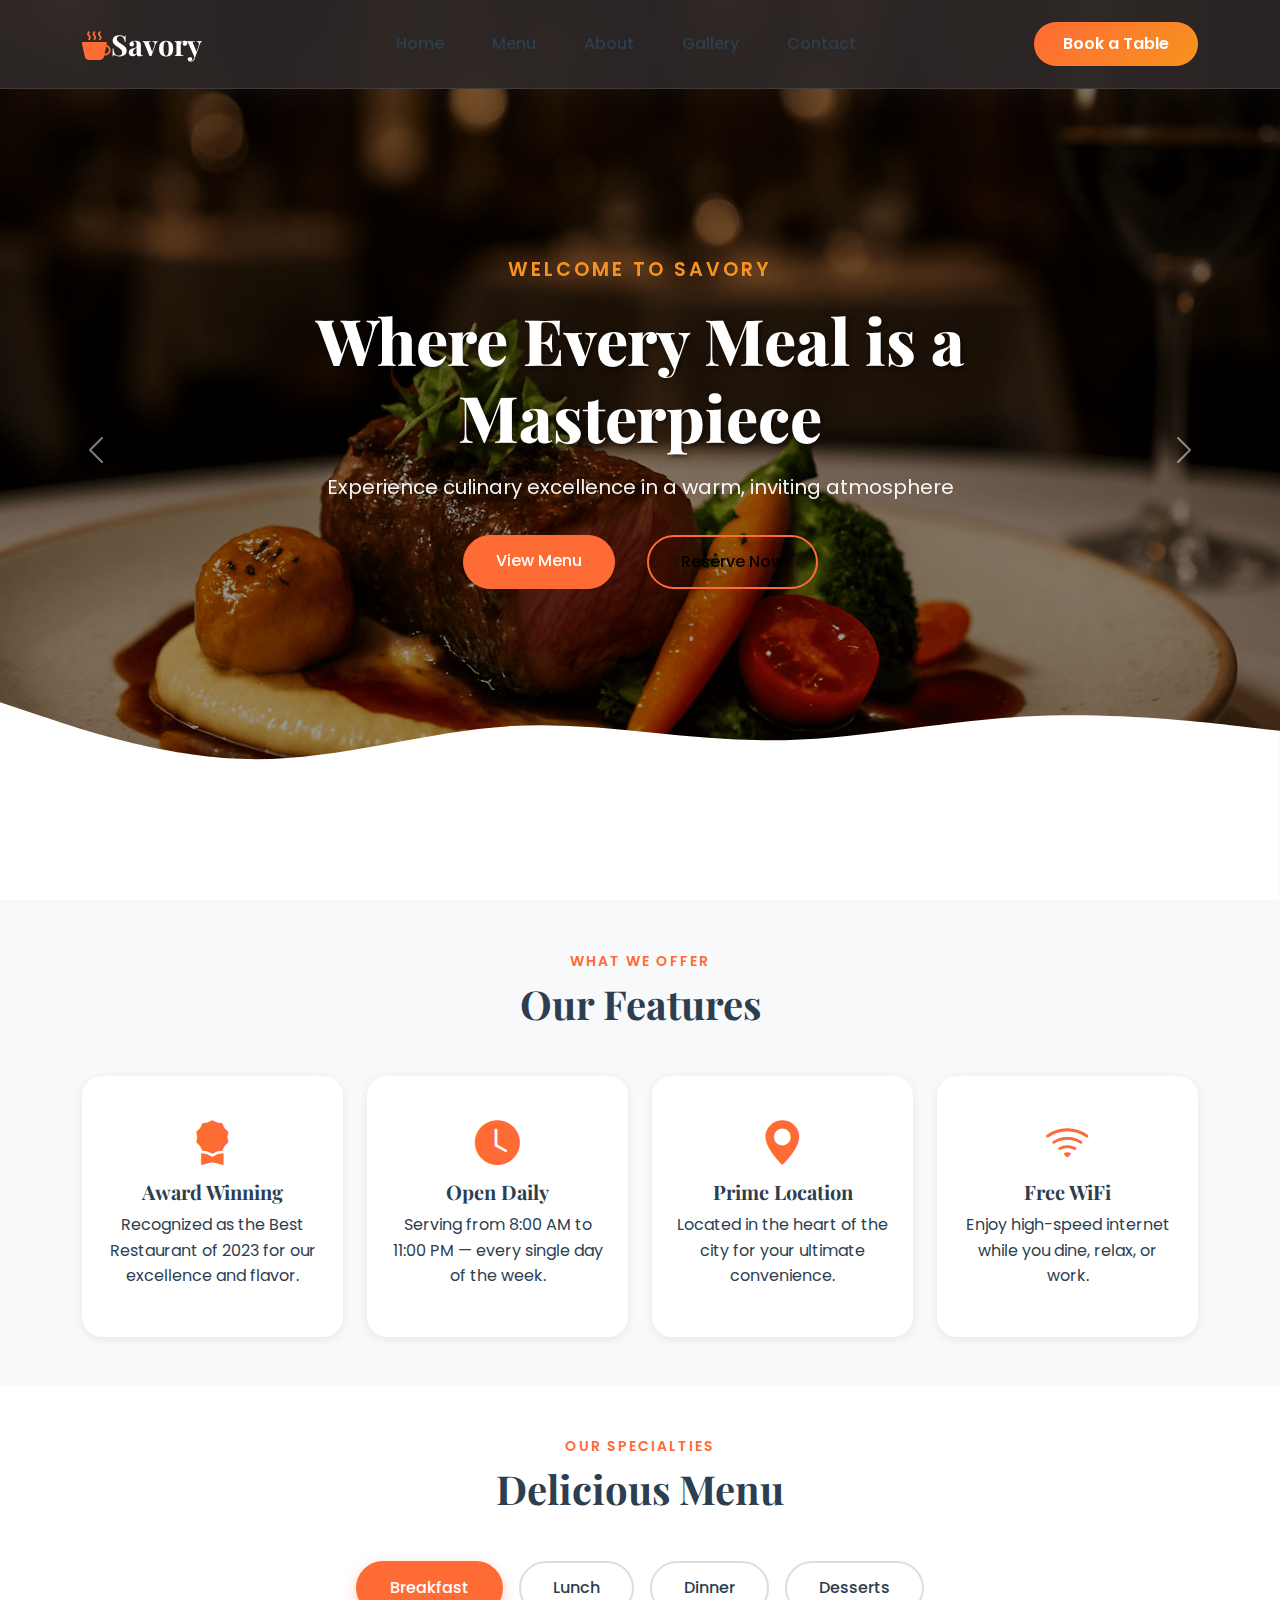
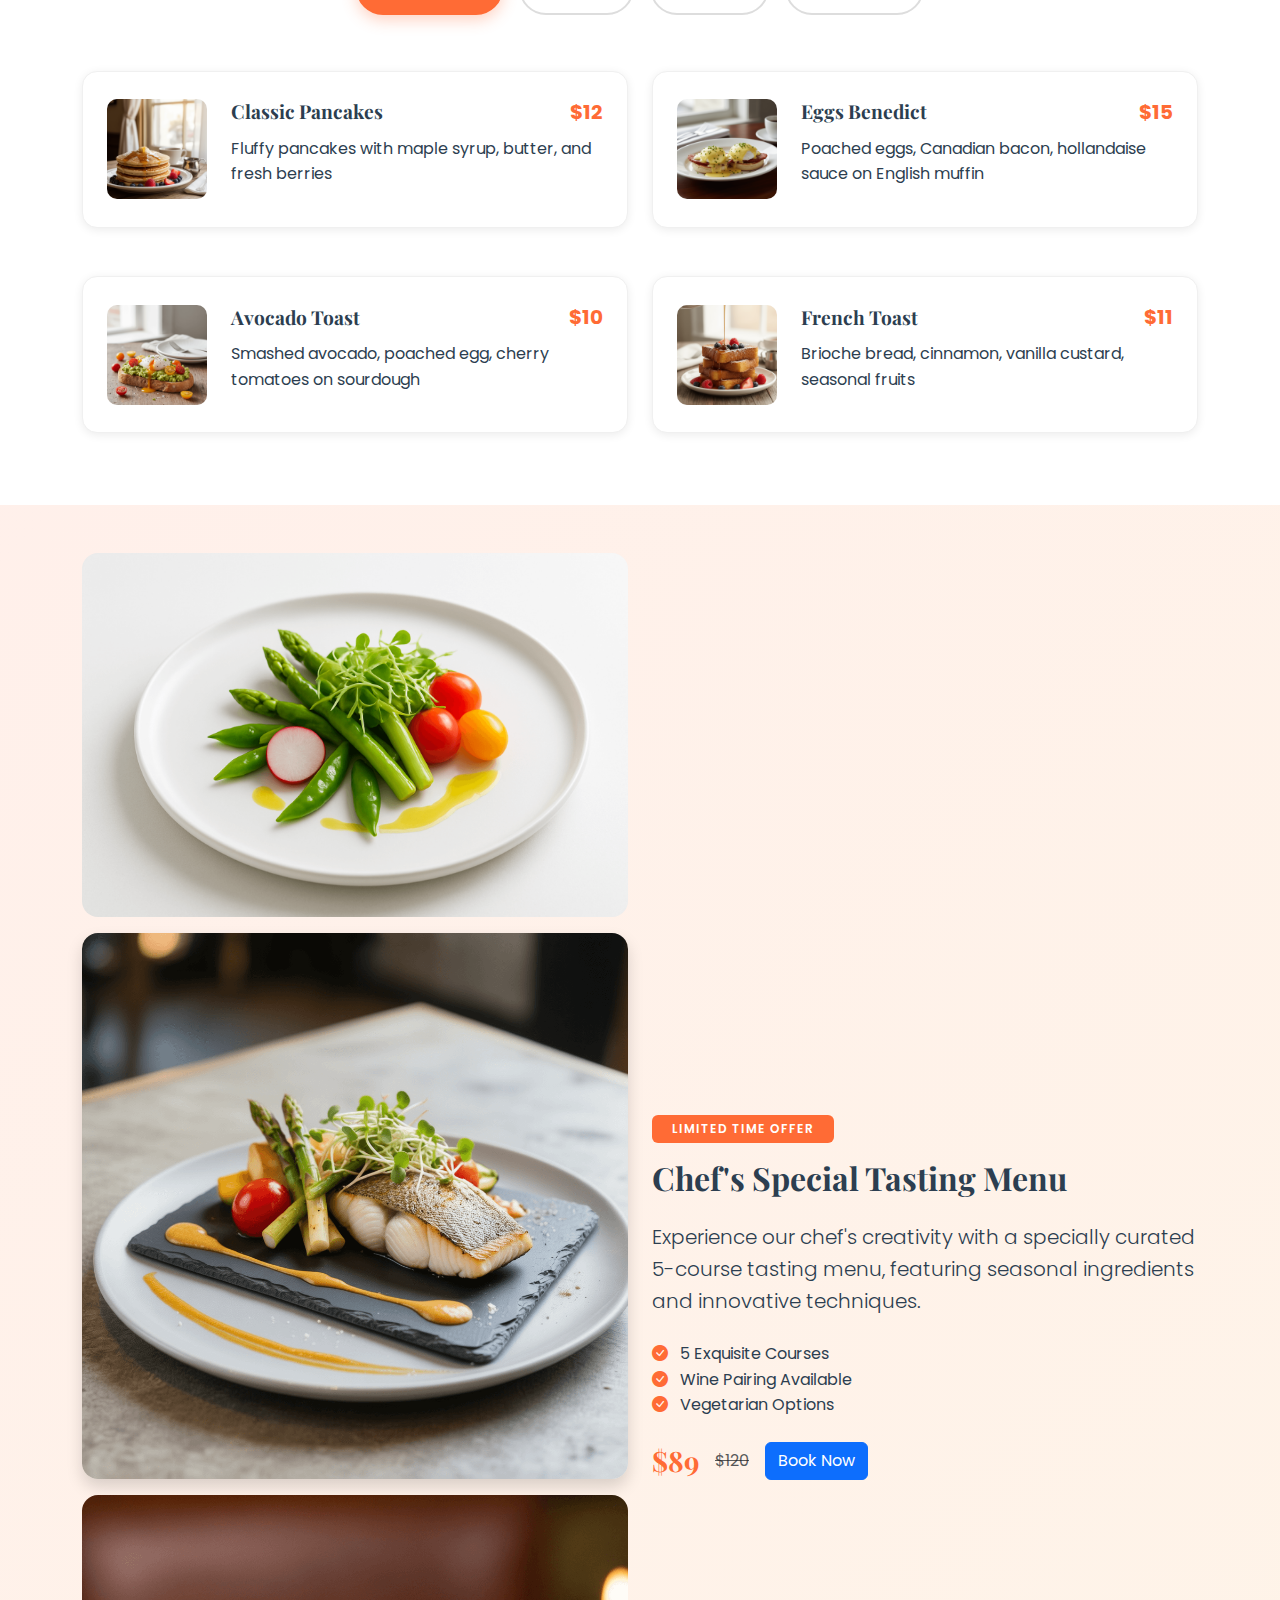
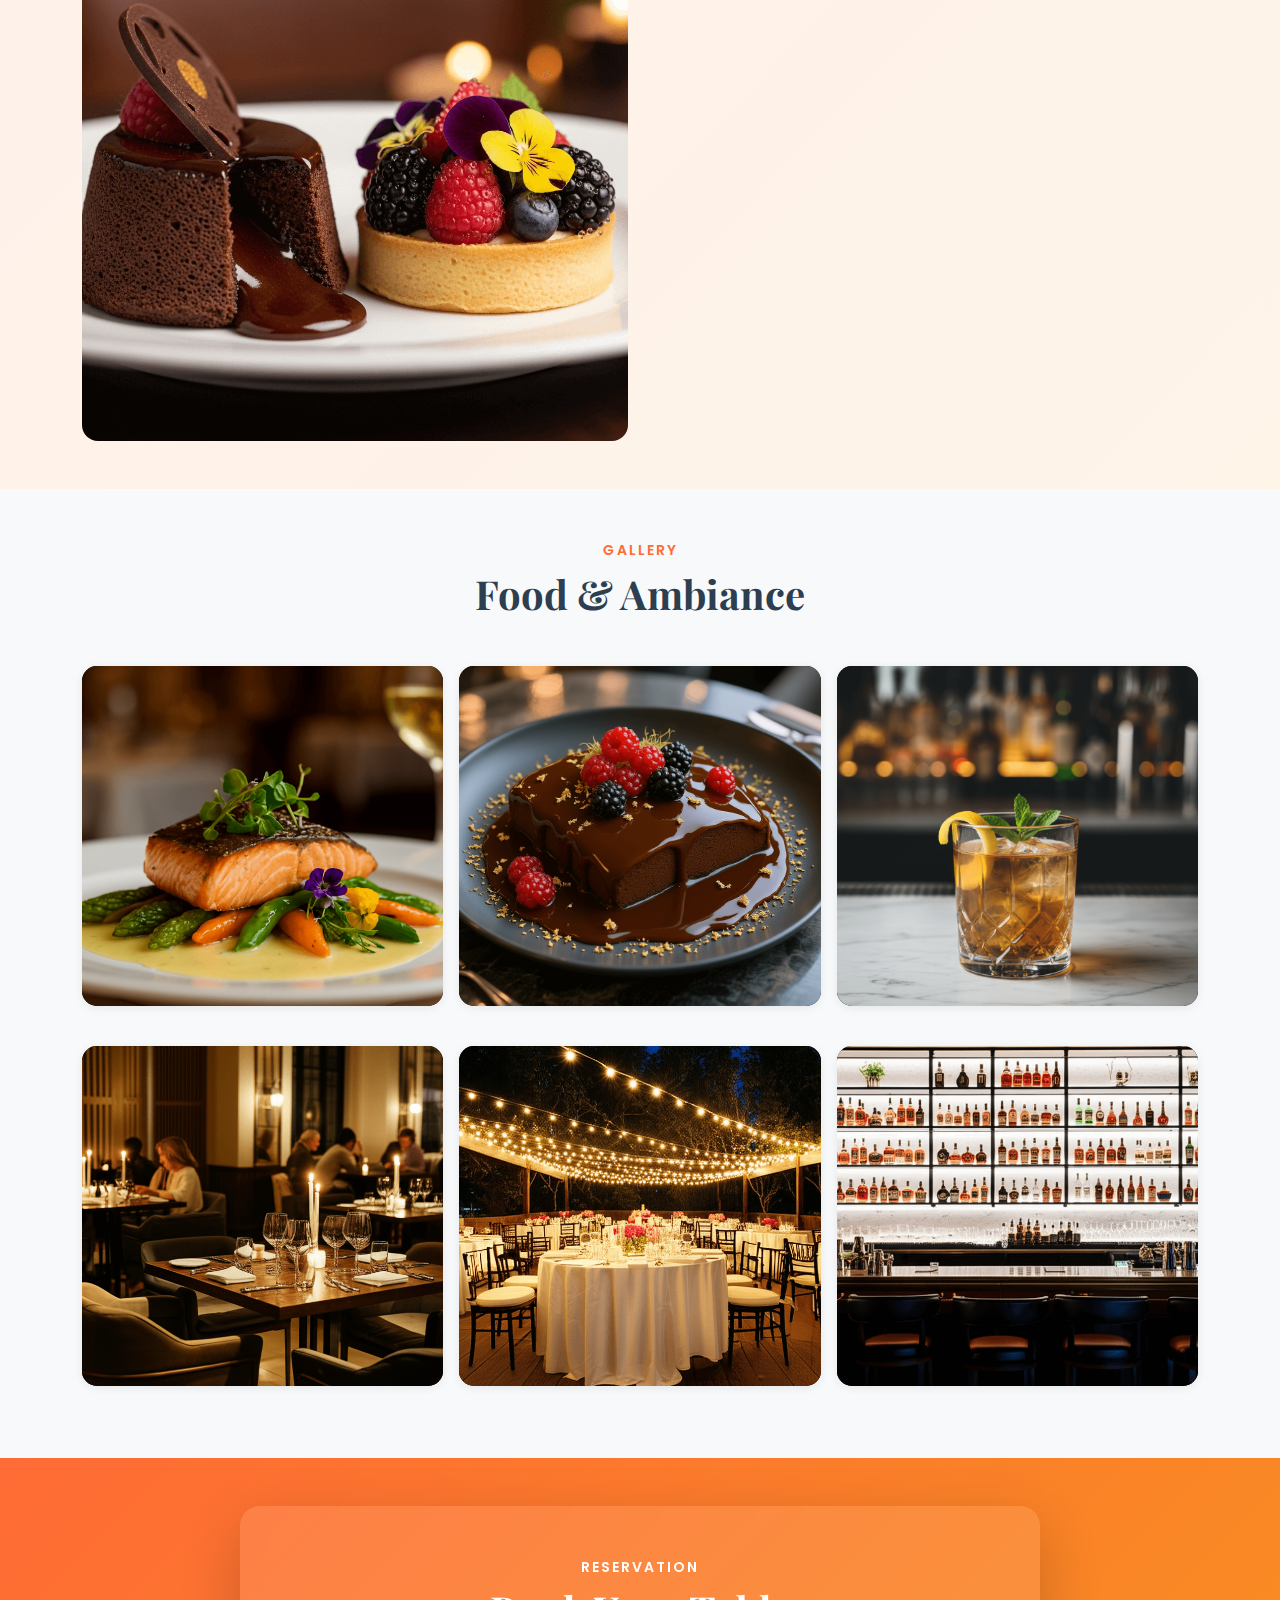
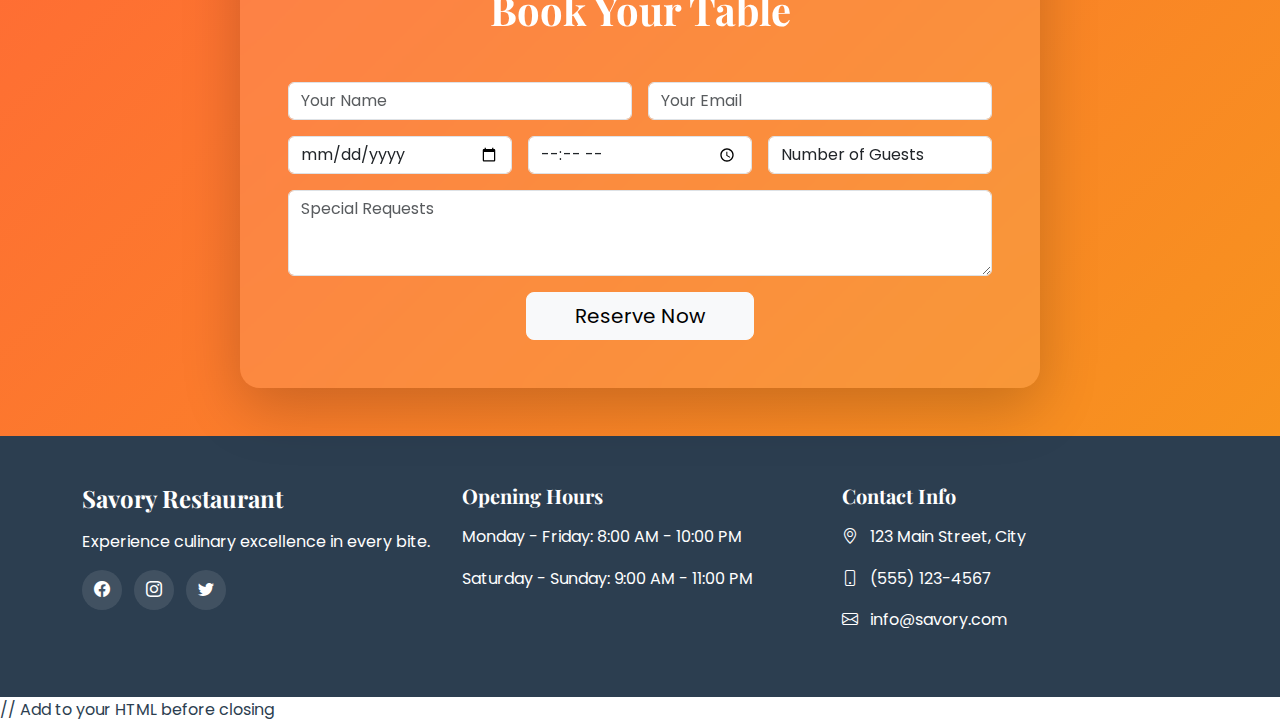
<file: index.html>
<!DOCTYPE html>
<html lang="en">
<head>
    <meta charset="UTF-8">
    <meta name="viewport" content="width=device-width, initial-scale=1.0">
    <title>Savory - Restaurant & Café</title>

    <!-- Bootstrap JS and Popper.js -->
<script src="https://cdn.jsdelivr.net/npm/@popperjs/core@2.11.6/dist/umd/popper.min.js"></script>
<script src="https://cdn.jsdelivr.net/npm/bootstrap@5.3.0-alpha1/dist/js/bootstrap.min.js"></script>

    
    <!-- Bootstrap 5 CSS -->
    <link href="https://cdn.jsdelivr.net/npm/bootstrap@5.3.0/dist/css/bootstrap.min.css" rel="stylesheet">
    
    <!-- Bootstrap Icons -->
    <link rel="stylesheet" href="https://cdn.jsdelivr.net/npm/bootstrap-icons@1.11.0/font/bootstrap-icons.css">
    
    <!-- Google Fonts -->
    <link href="https://fonts.googleapis.com/css2?family=Playfair+Display:wght@400;700&family=Poppins:wght@300;400;500;600;700&display=swap" rel="stylesheet">
    
    <!-- Custom CSS -->
    <link rel="stylesheet" href="style.css">
</head>
<body>

    <!-- Navigation -->
    <nav class="navbar navbar-expand-lg fixed-top" id="mainNav">
        <div class="container">
            <a class="navbar-brand" href="#home">
                <i class="bi bi-cup-hot-fill text-primary"></i>
                Savory
            </a>
            <button class="navbar-toggler" type="button" data-bs-toggle="collapse" data-bs-target="#navbarNav">
                <span class="navbar-toggler-icon"></span>
            </button>
            <div class="collapse navbar-collapse" id="navbarNav">
                <ul class="navbar-nav mx-auto">
                    <li class="nav-item"><a class="nav-link" href="#home">Home</a></li>
                    <li class="nav-item"><a class="nav-link" href="#menu">Menu</a></li>
                    <li class="nav-item"><a class="nav-link" href="#about">About</a></li>
                    <li class="nav-item"><a class="nav-link" href="#gallery">Gallery</a></li>
                    <li class="nav-item"><a class="nav-link" href="#contact">Contact</a></li>
                </ul>
                <a href="#reservation" class="btn btn-primary btn-reservation">Book a Table</a>
            </div>
        </div>
    </nav>

    <!-- Hero Section -->
<section id="home" class="hero-section">
    <div id="heroCarousel" class="carousel slide" data-bs-ride="carousel" data-bs-interval="4000">

        <!-- Carousel Indicators -->
        <div class="carousel-indicators">
            <button type="button" data-bs-target="#heroCarousel" data-bs-slide-to="0" class="active" aria-current="true" aria-label="Slide 1"></button>
            <button type="button" data-bs-target="#heroCarousel" data-bs-slide-to="1" aria-label="Slide 2"></button>
            <button type="button" data-bs-target="#heroCarousel" data-bs-slide-to="2" aria-label="Slide 3"></button>
        </div>

        <!-- Carousel Inner (Slides) -->
        <div class="carousel-inner">
            <!-- First Slide -->
            <div class="carousel-item active">
                <img src="images/slide1.jpg" class="d-block w-100" alt="Premium Image 1">
                <div class="carousel-caption d-none d-md-block">
                    <p class="hero-subtitle">Welcome to Savory</p>
                    <h1 class="hero-title">Where Every Meal is a Masterpiece</h1>
                    <p class="hero-description">Experience culinary excellence in a warm, inviting atmosphere</p>
                    <div class="hero-buttons">
                        <a href="#menu" class="btn btn-primary btn-lg me-3 rounded-pill">View Menu</a>
                        <a href="#reservation" class="btn btn-outline-light btn-lg rounded-pill">Reserve Now</a>
                    </div>
                </div>
            </div>

            <!-- Second Slide -->
            <div class="carousel-item">
                <img src="images/slide2.jpg" class="d-block w-100" alt="Premium Image 2">
                <div class="carousel-caption d-none d-md-block">
                    <p class="hero-subtitle">Indulge in Flavors</p>
                    <h1 class="hero-title">Taste the Art of Culinary Perfection</h1>
                    <p class="hero-description">Savor every moment with every bite</p>
                    <div class="hero-buttons">
                        <a href="#menu" class="btn btn-primary btn-lg me-3 rounded-pill">View Menu</a>
                        <a href="#reservation" class="btn btn-outline-light btn-lg rounded-pill">Reserve Now</a>
                    </div>
                </div>
            </div>

            <!-- Third Slide -->
            <div class="carousel-item">
                <img src="images/slide3.jpg" class="d-block w-100" alt="Premium Image 3">
                <div class="carousel-caption d-none d-md-block">
                    <p class="hero-subtitle">Unforgettable Moments</p>
                    <h1 class="hero-title">A Dining Experience Like No Other</h1>
                    <p class="hero-description">Join us for a memorable culinary journey</p>
                    <div class="hero-buttons">
                        <a href="#menu" class="btn btn-primary btn-lg me-3 rounded-pill">View Menu</a>
                        <a href="#reservation" class="btn btn-outline-light btn-lg rounded-pill">Reserve Now</a>
                    </div>
                </div>
            </div>
        </div>

        <!-- Carousel Controls (Next/Previous) -->
        <button class="carousel-control-prev" type="button" data-bs-target="#heroCarousel" data-bs-slide="prev">
            <span class="carousel-control-prev-icon" aria-hidden="true"></span>
            <span class="visually-hidden">Previous</span>
        </button>
        <button class="carousel-control-next" type="button" data-bs-target="#heroCarousel" data-bs-slide="next">
            <span class="carousel-control-next-icon" aria-hidden="true"></span>
            <span class="visually-hidden">Next</span>
        </button>
    </div>

    <!-- Wave at the bottom -->
    <div class="hero-wave">
        <svg xmlns="http://www.w3.org/2000/svg" viewBox="0 0 1440 320">
            <path fill="#ffffff" fill-opacity="1" d="M0,96L48,112C96,128,192,160,288,160C384,160,480,128,576,122.7C672,117,768,139,864,138.7C960,139,1056,117,1152,112C1248,107,1344,117,1392,122.7L1440,128L1440,320L1392,320C1344,320,1248,320,1152,320C1056,320,960,320,864,320C768,320,672,320,576,320C480,320,384,320,288,320C192,320,96,320,48,320L0,320Z"></path>
        </svg>
    </div>
</section>



  <!-- Features Section -->
<section class="features-section py-5" id="features">
  <div class="container">
    <!-- Section Heading -->
    <div class="text-center mb-5">
      <span class="section-subtitle">What We Offer</span>
      <h2 class="section-title">Our Features</h2>
    </div>

    <!-- Features Grid -->
    <div class="row g-4">
      <div class="col-md-3 text-center">
        <div class="feature-box">
          <i class="bi bi-award-fill"></i>
          <h5>Award Winning</h5>
          <p>Recognized as the Best Restaurant of 2023 for our excellence and flavor.</p>
        </div>
      </div>
      <div class="col-md-3 text-center">
        <div class="feature-box">
          <i class="bi bi-clock-fill"></i>
          <h5>Open Daily</h5>
          <p>Serving from 8:00 AM to 11:00 PM — every single day of the week.</p>
        </div>
      </div>
      <div class="col-md-3 text-center">
        <div class="feature-box">
          <i class="bi bi-geo-alt-fill"></i>
          <h5>Prime Location</h5>
          <p>Located in the heart of the city for your ultimate convenience.</p>
        </div>
      </div>
      <div class="col-md-3 text-center">
        <div class="feature-box">
          <i class="bi bi-wifi"></i>
          <h5>Free WiFi</h5>
          <p>Enjoy high-speed internet while you dine, relax, or work.</p>
        </div>
      </div>
    </div>
  </div>
</section>



    <!-- Menu Section -->
<section id="menu" class="menu-section py-5">
    <div class="container">
        <div class="text-center mb-5">
            <span class="section-subtitle">Our Specialties</span>
            <h2 class="section-title">Delicious Menu</h2>
        </div>

        <!-- Menu Tabs -->
        <ul class="nav nav-pills justify-content-center mb-5" id="menuTabs">
            <li class="nav-item">
                <a class="nav-link active" data-bs-toggle="pill" href="#breakfast">Breakfast</a>
            </li>
            <li class="nav-item">
                <a class="nav-link" data-bs-toggle="pill" href="#lunch">Lunch</a>
            </li>
            <li class="nav-item">
                <a class="nav-link" data-bs-toggle="pill" href="#dinner">Dinner</a>
            </li>
            <li class="nav-item">
                <a class="nav-link" data-bs-toggle="pill" href="#desserts">Desserts</a>
            </li>
        </ul>

        <!-- Menu Content -->
        <div class="tab-content">

            <!-- BREAKFAST -->
            <div class="tab-pane fade show active" id="breakfast">
                <div class="row g-4">
                    <div class="col-lg-6">
                        <div class="menu-item">
                            <img src="images/breakfast/pancakes.jpg" alt="Classic Pancakes" class="menu-item-img">
                            <div class="menu-item-content">
                                <div class="menu-item-header">
                                    <h5>Classic Pancakes</h5>
                                    <span class="menu-price">$12</span>
                                </div>
                                <p>Fluffy pancakes with maple syrup, butter, and fresh berries</p>
                            </div>
                        </div>
                    </div>
                    <div class="col-lg-6">
                        <div class="menu-item">
                            <img src="images/breakfast/eggs-benedict.jpg" alt="Eggs Benedict" class="menu-item-img">
                            <div class="menu-item-content">
                                <div class="menu-item-header">
                                    <h5>Eggs Benedict</h5>
                                    <span class="menu-price">$15</span>
                                </div>
                                <p>Poached eggs, Canadian bacon, hollandaise sauce on English muffin</p>
                            </div>
                        </div>
                    </div>
                    <div class="col-lg-6">
                        <div class="menu-item">
                            <img src="images/breakfast/avocado-toast.jpg" alt="Avocado Toast" class="menu-item-img">
                            <div class="menu-item-content">
                                <div class="menu-item-header">
                                    <h5>Avocado Toast</h5>
                                    <span class="menu-price">$10</span>
                                </div>
                                <p>Smashed avocado, poached egg, cherry tomatoes on sourdough</p>
                            </div>
                        </div>
                    </div>
                    <div class="col-lg-6">
                        <div class="menu-item">
                            <img src="images/breakfast/french-toast.jpg" alt="French Toast" class="menu-item-img">
                            <div class="menu-item-content">
                                <div class="menu-item-header">
                                    <h5>French Toast</h5>
                                    <span class="menu-price">$11</span>
                                </div>
                                <p>Brioche bread, cinnamon, vanilla custard, seasonal fruits</p>
                            </div>
                        </div>
                    </div>
                </div>
            </div>

            <!-- LUNCH -->
            <div class="tab-pane fade" id="lunch">
                <div class="row g-4">
                    <div class="col-lg-6">
                        <div class="menu-item">
                            <img src="images/lunch/grilled-chicken.jpg" alt="Grilled Chicken" class="menu-item-img">
                            <div class="menu-item-content">
                                <div class="menu-item-header">
                                    <h5>Grilled Chicken Bowl</h5>
                                    <span class="menu-price">$16</span>
                                </div>
                                <p>Juicy grilled chicken with roasted vegetables and garlic yogurt sauce</p>
                            </div>
                        </div>
                    </div>
                    <div class="col-lg-6">
                        <div class="menu-item">
                            <img src="images/lunch/steak-salad.jpg" alt="Steak Salad" class="menu-item-img">
                            <div class="menu-item-content">
                                <div class="menu-item-header">
                                    <h5>Steak Salad</h5>
                                    <span class="menu-price">$18</span>
                                </div>
                                <p>Seared sirloin, mixed greens, blue cheese, and balsamic reduction</p>
                            </div>
                        </div>
                    </div>
                    <div class="col-lg-6">
                        <div class="menu-item">
                            <img src="images/lunch/chicken-burger.jpg" alt="Chicken Burger" class="menu-item-img">
                            <div class="menu-item-content">
                                <div class="menu-item-header">
                                    <h5>Chicken Burger</h5>
                                    <span class="menu-price">$14</span>
                                </div>
                                <p>Grilled chicken breast, lettuce, tomato, and chipotle aioli on brioche</p>
                            </div>
                        </div>
                    </div>
                    <div class="col-lg-6">
                        <div class="menu-item">
                            <img src="images/lunch/pasta-primavera.jpg" alt="Pasta Primavera" class="menu-item-img">
                            <div class="menu-item-content">
                                <div class="menu-item-header">
                                    <h5>Pasta Primavera</h5>
                                    <span class="menu-price">$17</span>
                                </div>
                                <p>Seasonal vegetables tossed with penne pasta in a light olive sauce</p>
                            </div>
                        </div>
                    </div>
                </div>
            </div>

            <!-- DINNER -->
            <div class="tab-pane fade" id="dinner">
                <div class="row g-4">
                    <div class="col-lg-6">
                        <div class="menu-item">
                            <img src="images/dinner/salmon.jpg" alt="Salmon" class="menu-item-img">
                            <div class="menu-item-content">
                                <div class="menu-item-header">
                                    <h5>Seared Salmon</h5>
                                    <span class="menu-price">$22</span>
                                </div>
                                <p>Pan-seared Atlantic salmon with lemon butter and grilled asparagus</p>
                            </div>
                        </div>
                    </div>
                    <div class="col-lg-6">
                        <div class="menu-item">
                            <img src="images/dinner/truffle-pasta.jpg" alt="Truffle Pasta" class="menu-item-img">
                            <div class="menu-item-content">
                                <div class="menu-item-header">
                                    <h5>Truffle Pasta</h5>
                                    <span class="menu-price">$20</span>
                                </div>
                                <p>Homemade tagliatelle tossed in creamy truffle sauce and parmesan</p>
                            </div>
                        </div>
                    </div>
                    <div class="col-lg-6">
                        <div class="menu-item">
                            <img src="images/dinner/risotto.jpg" alt="Lamb Chops" class="menu-item-img">
                            <div class="menu-item-content">
                                <div class="menu-item-header">
                                    <h5>Herb-Crusted Lamb Chops</h5>
                                    <span class="menu-price">$28</span>
                                </div>
                                <p>Served with mashed potatoes, mint sauce, and roasted vegetables</p>
                            </div>
                        </div>
                    </div>
                    <div class="col-lg-6">
                        <div class="menu-item">
                            <img src="images/dinner/risotto.jpg" alt="Risotto" class="menu-item-img">
                            <div class="menu-item-content">
                                <div class="menu-item-header">
                                    <h5>Mushroom Risotto</h5>
                                    <span class="menu-price">$19</span>
                                </div>
                                <p>Creamy risotto cooked with porcini mushrooms and truffle oil</p>
                            </div>
                        </div>
                    </div>
                </div>
            </div>

            <!-- DESSERTS -->
            <div class="tab-pane fade" id="desserts">
                <div class="row g-4">
                    <div class="col-lg-6">
                        <div class="menu-item">
                            <img src="images/desserts/cheesecake.jpg" alt="Cheesecake" class="menu-item-img">
                            <div class="menu-item-content">
                                <div class="menu-item-header">
                                    <h5>New York Cheesecake</h5>
                                    <span class="menu-price">$9</span>
                                </div>
                                <p>Creamy cheesecake with graham crust and strawberry drizzle</p>
                            </div>
                        </div>
                    </div>
                    <div class="col-lg-6">
                        <div class="menu-item">
                            <img src="images/desserts/tiramisu.jpg" alt="Tiramisu" class="menu-item-img">
                            <div class="menu-item-content">
                                <div class="menu-item-header">
                                    <h5>Tiramisu</h5>
                                    <span class="menu-price">$10</span>
                                </div>
                                <p>Classic Italian dessert with espresso-soaked ladyfingers and mascarpone</p>
                            </div>
                        </div>
                    </div>
                    <div class="col-lg-6">
                        <div class="menu-item">
                            <img src="images/desserts/cheesecake.jpg" alt="Chocolate Lava Cake" class="menu-item-img">
                            <div class="menu-item-content">
                                <div class="menu-item-header">
                                    <h5>Chocolate Lava Cake</h5>
                                    <span class="menu-price">$12</span>
                                </div>
                                <p>Warm molten chocolate cake served with vanilla ice cream</p>
                            </div>
                        </div>
                    </div>
                    <div class="col-lg-6">
                        <div class="menu-item">
                            <img src="images/desserts/fruit-tart.jpg" alt="Fruit Tart" class="menu-item-img">
                            <div class="menu-item-content">
                                <div class="menu-item-header">
                                    <h5>Fresh Fruit Tart</h5>
                                    <span class="menu-price">$8</span>
                                </div>
                                <p>Buttery crust filled with cream and topped with seasonal fruits</p>
                            </div>
                        </div>
                    </div>
                </div>
            </div>

        </div>
    </div>
</section>



   <!-- Special Offer -->
<section class="special-offer py-5">
  <div class="container">
    <div class="row align-items-center">
      <div class="col-lg-6 d-flex flex-column gap-3">
        <!-- Top small image -->
        <img src="images/offer image/starter.jpg" alt="Starter Dish" class="img-fluid rounded-4" data-aos="fade-right" data-aos-delay="100">
        <!-- Main big image -->
        <img src="images/offer image/main-dish.jpg" alt="Special" class="img-fluid rounded-4 shadow" data-aos="zoom-in" data-aos-delay="300">
        <!-- Bottom small image -->
        <img src="images/offer image/dessert.jpg" alt="Dessert" class="img-fluid rounded-4" data-aos="fade-right" data-aos-delay="500">
      </div>
      <div class="col-lg-6" data-aos="fade-left" data-aos-delay="700">
        <span class="badge bg-primary mb-3">Limited Time Offer</span>
        <h2 class="mb-4">Chef's Special Tasting Menu</h2>
        <p class="lead mb-4">Experience our chef's creativity with a specially curated 5-course tasting menu, featuring seasonal ingredients and innovative techniques.</p>
        <ul class="list-unstyled mb-4">
          <li><i class="bi bi-check-circle-fill text-primary me-2"></i> 5 Exquisite Courses</li>
          <li><i class="bi bi-check-circle-fill text-primary me-2"></i> Wine Pairing Available</li>
          <li><i class="bi bi-check-circle-fill text-primary me-2"></i> Vegetarian Options</li>
        </ul>
        <div class="d-flex align-items-center">
          <h3 class="text-primary mb-0 me-3">$89</h3>
          <del class="text-muted me-3">$120</del>
          <a href="#" class="btn btn-primary">Book Now</a>
        </div>
      </div>
    </div>
  </div>
</section>

<script>
  AOS.init({
    duration: 800,
    once: true,
  });
</script>

    <!-- Gallery Section -->
<section id="gallery" class="gallery-section py-5">
    <div class="container">
        <div class="text-center mb-5">
            <span class="section-subtitle">Gallery</span>
            <h2 class="section-title">Food & Ambiance</h2>
        </div>
        <div class="row g-3">
            <!-- Gallery Item 1 -->
            <div class="col-lg-4 col-md-6">
                <div class="gallery-item" data-aos="fade-up" data-aos-delay="100">
                    <img src="images/gallery/item1.jpg" alt="Gallery" class="img-fluid">
                    <div class="gallery-overlay">
                        <i class="bi bi-zoom-in"></i>
                    </div>
                </div>
            </div>
            
            <!-- Gallery Item 2 -->
            <div class="col-lg-4 col-md-6">
                <div class="gallery-item" data-aos="fade-up" data-aos-delay="200">
                    <img src="images/gallery/item2.jpg" alt="Gallery" class="img-fluid">
                    <div class="gallery-overlay">
                        <i class="bi bi-zoom-in"></i>
                    </div>
                </div>
            </div>

            <!-- Gallery Item 3 -->
            <div class="col-lg-4 col-md-6">
                <div class="gallery-item" data-aos="fade-up" data-aos-delay="300">
                    <img src="images/gallery/item3.jpg" alt="Gallery" class="img-fluid">
                    <div class="gallery-overlay">
                        <i class="bi bi-zoom-in"></i>
                    </div>
                </div>
            </div>

            <!-- Gallery Item 4 -->
            <div class="col-lg-4 col-md-6">
                <div class="gallery-item" data-aos="fade-up" data-aos-delay="400">
                    <img src="images/gallery/item4.jpg" alt="Gallery" class="img-fluid">
                    <div class="gallery-overlay">
                        <i class="bi bi-zoom-in"></i>
                    </div>
                </div>
            </div>

            <!-- Gallery Item 5 -->
            <div class="col-lg-4 col-md-6">
                <div class="gallery-item" data-aos="fade-up" data-aos-delay="500">
                    <img src="images/gallery/item5.jpg" alt="Gallery" class="img-fluid">
                    <div class="gallery-overlay">
                        <i class="bi bi-zoom-in"></i>
                    </div>
                </div>
            </div>

            <!-- Gallery Item 6 -->
            <div class="col-lg-4 col-md-6">
                <div class="gallery-item" data-aos="fade-up" data-aos-delay="600">
                    <img src="images/gallery/item6.jpg" alt="Gallery" class="img-fluid">
                    <div class="gallery-overlay">
                        <i class="bi bi-zoom-in"></i>
                    </div>
                </div>
            </div>

        </div>
    </div>
</section>


    <!-- Reservation Section -->
    <section id="reservation" class="reservation-section py-5">
        <div class="container">
            <div class="reservation-box">
                <div class="text-center mb-5">
                    <span class="section-subtitle text-white">Reservation</span>
                    <h2 class="section-title text-white">Book Your Table</h2>
                </div>
                <form class="row g-3">
                    <div class="col-md-6">
                        <input type="text" class="form-control" placeholder="Your Name">
                    </div>
                    <div class="col-md-6">
                        <input type="email" class="form-control" placeholder="Your Email">
                    </div>
                    <div class="col-md-4">
                        <input type="date" class="form-control">
                    </div>
                    <div class="col-md-4">
                        <input type="time" class="form-control">
                    </div>
                    <div class="col-md-4">
                        <select class="form-control">
                            <option>Number of Guests</option>
                            <option>1-2 Guests</option>
                            <option>3-4 Guests</option>
                            <option>5-6 Guests</option>
                            <option>7+ Guests</option>
                        </select>
                    </div>
                    <div class="col-12">
                        <textarea class="form-control" rows="3" placeholder="Special Requests"></textarea>
                    </div>
                    <div class="col-12 text-center">
                        <button type="submit" class="btn btn-light btn-lg px-5">Reserve Now</button>
                    </div>
                </form>
            </div>
        </div>
    </section>

    <!-- Footer -->
    <footer class="footer py-5">
        <div class="container">
            <div class="row g-4">
                <div class="col-lg-4">
                    <h4 class="mb-3">Savory Restaurant</h4>
                    <p>Experience culinary excellence in every bite.</p>
                    <div class="social-links">
                        <a href="#"><i class="bi bi-facebook"></i></a>
                        <a href="#"><i class="bi bi-instagram"></i></a>
                        <a href="#"><i class="bi bi-twitter"></i></a>
                    </div>
                </div>
                <div class="col-lg-4">
                    <h5 class="mb-3">Opening Hours</h5>
                    <p>Monday - Friday: 8:00 AM - 10:00 PM</p>
                    <p>Saturday - Sunday: 9:00 AM - 11:00 PM</p>
                </div>
                <div class="col-lg-4">
                    <h5 class="mb-3">Contact Info</h5>
                    <p><i class="bi bi-geo-alt me-2"></i> 123 Main Street, City</p>
                    <p><i class="bi bi-phone me-2"></i> (555) 123-4567</p>
                    <p><i class="bi bi-envelope me-2"></i> info@savory.com</p>
                </div>
            </div>
        </div>
    </footer>
    // Add to your HTML before closing </body>
<script>
// Smooth scrolling for anchor links
document.querySelectorAll('a[href^="#"]').forEach(anchor => {
    anchor.addEventListener('click', function (e) {
        e.preventDefault();
        const target = document.querySelector(this.getAttribute('href'));
        if (target) {
            target.scrollIntoView({
                behavior: 'smooth',
                block: 'start'
            });
        }
    });
});

// Close mobile menu when clicking a link
const navLinks = document.querySelectorAll('.nav-link');
const navbarCollapse = document.querySelector('.navbar-collapse');

navLinks.forEach(link => {
    link.addEventListener('click', () => {
        if (navbarCollapse.classList.contains('show')) {
            navbarCollapse.classList.remove('show');
        }
    });
});

// Adjust hero height for mobile browsers (accounts for address bar)
function setHeroHeight() {
    const vh = window.innerHeight * 0.01;
    document.documentElement.style.setProperty('--vh', `${vh}px`);
}

setHeroHeight();
window.addEventListener('resize', setHeroHeight);
window.addEventListener('orientationchange', setHeroHeight);
</script>

    <!-- Bootstrap JS -->
    <script src="https://cdn.jsdelivr.net/npm/bootstrap@5.3.0/dist/js/bootstrap.bundle.min.js"></script>
</body>
</html>
</file>
<file: style.css>
/* ========== Root Variables ========== */
:root {
  --primary-color: #ff6b35;
  --secondary-color: #f7931e;
  --dark-color: #2c3e50;
  --light-color: #f8f9fa;
  --gray-color: #6c757d;
  --white-color: #ffffff;
  --font-primary: 'Playfair Display', serif;
  --font-secondary: 'Poppins', sans-serif;
  --transition: all 0.3s ease;
  --shadow-sm: 0 2px 10px rgba(0,0,0,0.08);
  --shadow-md: 0 5px 20px rgba(0,0,0,0.1);
  --shadow-lg: 0 10px 30px rgba(0,0,0,0.15);
}

/* ========== General Styles ========== */
* { margin: 0; padding: 0; box-sizing: border-box; }
html { scroll-behavior: smooth; }
body {
  font-family: var(--font-secondary);
  color: var(--dark-color);
  line-height: 1.6;
  overflow-x: hidden;
  background-color: var(--white-color);
}
h1, h2, h3, h4, h5, h6 {
  font-family: var(--font-primary);
  font-weight: 700;
  line-height: 1.2;
}
a { text-decoration: none; transition: var(--transition); }
img { max-width: 100%; height: auto; }

/* Focus-visible for a11y */
a:focus-visible, button:focus-visible, .navbar-toggler:focus-visible, #mainNav .nav-link:focus-visible {
  outline: 2px dashed var(--secondary-color);
  outline-offset: 3px;
}

/* ========== Custom Navbar Toggler ========== */
.navbar-toggler {
  position: relative; /* ensure ::after pulse positions correctly */
  border-color: var(--primary-color) !important;
  width: 48px; height: 48px; padding: 6px;
  display: inline-flex; align-items: center; justify-content: center;
  background: transparent; border-radius: 8px;
  transition: background 0.35s ease, box-shadow 0.35s ease;
}
.toggler-icon { width: 26px; height: 18px; position: relative; display: inline-block; }
.toggler-icon span {
  position: absolute; left: 0; right: 0; height: 2px; background: var(--primary-color);
  border-radius: 2px; transition: transform 0.35s cubic-bezier(.2,.9,.2,1), opacity 0.2s ease, background 0.2s;
  transform-origin: center; box-shadow: 0 1px 0 rgba(0,0,0,0.08);
}
.toggler-icon span:nth-child(1) { top: 0; }
.toggler-icon span:nth-child(2) { top: 8px; }
.toggler-icon span:nth-child(3) { bottom: 0; }
.navbar-toggler:hover, .navbar-toggler:focus {
  box-shadow: 0 6px 18px rgba(255,107,53,0.12);
  background: linear-gradient(180deg, rgba(255,107,53,0.06), rgba(247,147,30,0.04));
}
.navbar-toggler:not(.collapsed) {
  background: linear-gradient(135deg, rgba(255,107,53,0.08), rgba(247,147,30,0.06));
  box-shadow: 0 8px 28px rgba(255,107,53,0.12);
}
.navbar-toggler:not(.collapsed) .toggler-icon span:nth-child(1) { transform: translateY(8px) rotate(45deg); }
.navbar-toggler:not(.collapsed) .toggler-icon span:nth-child(2) { opacity: 0; transform: scaleX(0); }
.navbar-toggler:not(.collapsed) .toggler-icon span:nth-child(3) { transform: translateY(-8px) rotate(-45deg); }
.navbar-toggler:not(.collapsed)::after {
  content: ''; position: absolute; inset: -6px; border-radius: 10px; pointer-events: none;
  box-shadow: 0 0 0 0 rgba(255,107,53,0.12); animation: togglerPulse 1.2s ease-out infinite; z-index: -1;
}
@keyframes togglerPulse {
  0% { box-shadow: 0 0 0 0 rgba(255,107,53,0.12); }
  70% { box-shadow: 0 0 20px 6px rgba(255,107,53,0.02); }
  100% { box-shadow: 0 0 0 0 rgba(255,107,53,0); }
}

/* ========== Enhanced Navigation ========== */
.navbar {
  background: rgba(47, 42, 42, 0.85);
  backdrop-filter: blur(20px); -webkit-backdrop-filter: blur(20px);
  padding: 1rem 0;
  transition: all 0.4s cubic-bezier(0.4, 0, 0.2, 1);
  box-shadow: 0 1px 40px rgba(255, 255, 255, 0.05);
  border-bottom: 1px solid rgba(255, 255, 255, 0.1);
  z-index: 1000;
}
.navbar-progress-bar {
  position: absolute; top: 0; left: 0; height: 3px; width: 0%;
  background: linear-gradient(90deg, var(--primary-color), var(--secondary-color));
  transition: width 0.3s ease; z-index: 1001;
}
.navbar.scrolled {
  padding: 0.5rem 0;
  background: rgba(255, 255, 255, 0.95);
  box-shadow: 0 5px 40px rgba(0, 0, 0, 0.08);
}
.navbar-brand {
  font-size: 1.8rem; font-weight: 700; color: var(--dark-color);
  font-family: var(--font-primary); display: flex; align-items: center; position: relative;
  transition: all 0.3s ease;
}
.brand-logo { position: relative; display: inline-block; margin-right: 0.5rem; }
.brand-logo i { font-size: 1.5rem; color: var(--primary-color); transition: all 0.3s ease; position: relative; z-index: 2; }
.steam { position: absolute; top: -15px; left: 50%; transform: translateX(-50%); display: flex; gap: 3px; }
.steam span {
  display: block; width: 3px; height: 15px;
  background: linear-gradient(to top, transparent, var(--primary-color));
  opacity: 0; border-radius: 10px; animation: steam 2s infinite;
}
.steam span:nth-child(1) { animation-delay: 0s; }
.steam span:nth-child(2) { animation-delay: 0.4s; }
.steam span:nth-child(3) { animation-delay: 0.8s; }
@keyframes steam {
  0% { opacity: 0; transform: translateY(0) scaleY(0); }
  50% { opacity: 0.5; transform: translateY(-10px) scaleY(1); }
  100% { opacity: 0; transform: translateY(-20px) scaleY(0); }
}

/* Scope nav link styling to the top navbar only */
#mainNav .nav-link {
  color: var(--dark-color);
  font-weight: 500;
  margin: 0 0.75rem; padding: 0.5rem 0.75rem;
  position: relative; transition: all 0.3s ease; overflow: hidden;
}
#mainNav .nav-link::after {
  content: ''; position: absolute; bottom: 0; left: 50%; transform: translateX(-50%);
  width: 0; height: 3px; border-radius: 2px;
  background: linear-gradient(90deg, var(--primary-color), var(--secondary-color));
  transition: all 0.3s ease;
}
#mainNav .nav-link:hover::after,
#mainNav .nav-link.active::after { width: 80%; }

/* Better contrast on transparent (home, not scrolled) */
#mainNav:not(.scrolled) .navbar-brand,
#mainNav:not(.scrolled) .brand-text,
#mainNav:not(.scrolled) .nav-link,
#mainNav:not(.scrolled) .brand-logo i {
  color: #fff !important;
}

/* Inner pages: solid nav from the start */
.inner-page #mainNav {
  padding: 0.5rem 0;
  background: rgba(255, 255, 255, 0.95);
  box-shadow: 0 5px 40px rgba(0,0,0,0.08);
}
.inner-page #mainNav .navbar-brand,
.inner-page #mainNav .brand-text,
.inner-page #mainNav .nav-link,
.inner-page #mainNav .brand-logo i {
  color: var(--dark-color) !important;
}

.brand-text {
  background: linear-gradient(135deg, var(--primary-color), var(--secondary-color));
  -webkit-background-clip: text; background-clip: text;
  -webkit-text-fill-color: transparent;
  font-weight: 700;
}

.btn-reservation {
  background: linear-gradient(135deg, var(--primary-color), var(--secondary-color));
  border: none; padding: 0.6rem 1.8rem; border-radius: 50px;
  font-weight: 600; color: white !important;
  position: relative; overflow: hidden; display: inline-flex; align-items: center; gap: 0.5rem;
  transition: all 0.3s ease;
}
.btn-reservation:hover { transform: translateY(-2px); box-shadow: 0 10px 30px rgba(255, 107, 53, 0.4); }

/* ========== HERO Section (Homepage) ========== */
.hero-section { position: relative; min-height: 100vh; overflow: hidden; }
#heroCarousel { height: calc(var(--vh, 1vh) * 100); }
.carousel-inner, .carousel-item { height: 100%; }
.carousel-item img {
  object-fit: cover; height: calc(var(--vh, 1vh) * 100); width: 100%; filter: brightness(0.6);
}
.carousel-caption {
  position: absolute; top: 50%; left: 50%; transform: translate(-50%, -50%);
  z-index: 2; color: white; text-align: center; width: 90%; max-width: 900px;
}
.hero-subtitle {
  font-size: clamp(1rem, 2vw, 1.2rem); letter-spacing: 3px; text-transform: uppercase;
  margin-bottom: 1rem; color: var(--secondary-color); font-weight: 600;
}
.hero-title { font-weight: 800; font-size: clamp(2.5rem, 6vw, 4rem); margin-bottom: 1rem; text-shadow: 2px 2px 4px rgba(0,0,0,0.5); }
.hero-description { font-size: clamp(1rem, 3vw, 1.25rem); max-width: 80%; margin: 0 auto 2rem; opacity: 0.95; }
.hero-buttons { display: flex; gap: 1rem; justify-content: center; flex-wrap: wrap; }
.hero-buttons .btn { padding: 0.8rem 2rem; font-size: 1rem; border-radius: 50px; font-weight: 500; transition: var(--transition); }
.hero-buttons .btn-primary { background: var(--primary-color); border-color: var(--primary-color); }
.hero-buttons .btn-primary:hover { background: var(--secondary-color); border-color: var(--secondary-color); transform: translateY(-3px); box-shadow: 0 10px 25px rgba(255, 107, 53, 0.4); }
.hero-section .btn-outline-light { border: 2px solid var(--primary-color); color: #000000; background: transparent; }
.hero-section .btn-outline-light:hover { background: var(--secondary-color); color: var(--dark-color); transform: translateY(-3px); }
.hero-wave { position: absolute; bottom: -1px; left: 0; width: 100%; z-index: 1; }


/* Make links readable inside the expanded mobile collapse on homepage */
#mainNav:not(.scrolled) .navbar-collapse .nav-link,
#mainNav:not(.scrolled) .navbar-collapse .nav-link span {
  color: var(--dark-color) !important;
}
#mainNav .navbar-collapse .nav-link:hover,
#mainNav .navbar-collapse .nav-link:focus {
  color: var(--primary-color) !important;
}

/* ========== Features Section ========== */
.features-section { padding: 80px 0; background: var(--light-color); }
.section-subtitle {
  color: var(--primary-color); font-weight: 600; text-transform: uppercase; letter-spacing: 2px;
  display: inline-block; margin-bottom: 0.5rem; font-size: 14px;
}
.section-title { font-size: 2.5rem; font-weight: 700; color: var(--dark-color); margin-bottom: 3rem; }
.feature-box {
  background: white; border-radius: 20px; padding: 2rem 1.5rem; box-shadow: var(--shadow-sm); transition: var(--transition);
  position: relative; height: 100%; text-align: center;
}
.feature-box:hover { transform: translateY(-10px); box-shadow: var(--shadow-lg); }
.feature-box i { font-size: 2.8rem; color: var(--primary-color); margin-bottom: 1rem; transition: var(--transition); }
.feature-box:hover i { transform: scale(1.2); color: var(--secondary-color); }

/* ========== Menu Section (Homepage + Inner) ========== */
.menu-section { padding: 80px 0; background: white; }
.nav-pills .nav-link {
  color: var(--dark-color); background: white; border: 2px solid #ddd; border-radius: 50px;
  padding: 0.75rem 2rem; margin: 0 0.5rem 0.5rem; font-weight: 500; transition: var(--transition);
}
.nav-pills .nav-link.active {
  background: var(--primary-color); color: white !important; border-color: var(--primary-color);
  box-shadow: 0 5px 15px rgba(255, 107, 53, 0.3);
}
.menu-item {
  background: white; border-radius: 15px; padding: 1.5rem; display: flex; align-items: center;
  transition: var(--transition); box-shadow: var(--shadow-sm); border: 1px solid #f0f0f0; margin-bottom: 1.5rem;
}
.menu-item:hover { transform: translateY(-5px); box-shadow: var(--shadow-lg); border-color: var(--primary-color); }

/* Support both image patterns: .menu-item-img (home) and .menu-item-image (inner) */
.menu-item-img {
  width: 100px; height: 100px; border-radius: 10px; object-fit: cover; margin-right: 1.5rem; transition: var(--transition);
}
.menu-item:hover .menu-item-img { transform: scale(1.1) rotate(2deg); }

.menu-item-image {
  width: 120px; height: 120px; border-radius: 12px; overflow: hidden; margin-right: 1.25rem; flex: 0 0 auto;
}
.menu-item-image img { width: 100%; height: 100%; object-fit: cover; transform: scale(1.02); transition: transform .35s ease; }
.menu-item:hover .menu-item-image img { transform: scale(1.08); }

.menu-item-header { display: flex; justify-content: space-between; align-items: center; margin-bottom: 0.5rem; }
.menu-item-header h5 { margin: 0; font-size: 1.2rem; color: var(--dark-color); }
.menu-price { font-size: 1.25rem; font-weight: 700; color: var(--primary-color); }

/* ========== Special Offer Section ========== */
.special-offer {
  padding: 80px 0;
  background: linear-gradient(135deg, rgba(255, 107, 53, 0.1) 0%, rgba(247, 147, 30, 0.1) 100%);
}
.special-offer .badge {
  background: var(--primary-color); padding: 8px 20px; font-size: 12px;
  font-weight: 600; letter-spacing: 1px; text-transform: uppercase;
}

/* ========== Gallery Section ========== */
.gallery-section { padding: 80px 0; background: var(--light-color); }
.gallery-item {
  position: relative; overflow: hidden; border-radius: 15px; cursor: pointer; height: 300px; margin-bottom: 1.5rem;
}
.gallery-item img { width: 100%; height: 100%; object-fit: cover; transition: var(--transition); }
.gallery-overlay {
  position: absolute; inset: 0; display: flex; align-items: center; justify-content: center;
  background: linear-gradient(135deg, rgba(255, 107, 53, 0.8), rgba(247, 147, 30, 0.8));
  opacity: 0; transition: var(--transition);
}
.gallery-overlay i { color: white; font-size: 2.5rem; transform: scale(0); transition: var(--transition); }
@media (hover: hover) and (pointer: fine) {
  .gallery-item:hover img { transform: scale(1.1); }
  .gallery-item:hover .gallery-overlay { opacity: 1; }
  .gallery-item:hover .gallery-overlay i { transform: scale(1); }
}
/* Make sure the gallery media div takes full width */
.gallery-media {
  position: relative;
  width: 100%; /* Ensure the div takes up full width */
  height: auto;
  overflow: hidden;
}

.is-square {
  width: 100%; /* Ensure it's responsive */
  height: auto;
}

.gallery-media img {
  width: 100%; /* Make the image fill the parent container */
  height: auto; /* Keep the aspect ratio intact */
  object-fit: cover; /* This will ensure it covers the space without stretching */
  object-position: center center; /* Center the image */
}

/* Optional: if you want the image to fit within a specific max-width */
@media (min-width: 1024px) {
  .gallery-media {
    max-width: 1200px; /* Set the max width on large screens */
    margin: 0 auto; /* Center the div on the page */
  }
}




/* ========== Reservation Section ========== */
.reservation-section {
  background: linear-gradient(135deg, var(--primary-color), var(--secondary-color));
  padding: 80px 0; position: relative;
}
.reservation-box {
  max-width: 800px; margin: 0 auto; background: rgba(255, 255, 255, 0.1); backdrop-filter: blur(10px);
  padding: 3rem; border-radius: 20px; box-shadow: 0 20px 60px rgba(0, 0, 0, 0.2); position: relative; z-index: 1;
}
.reservation-section .section-subtitle, .reservation-section .section-title { color: white; }

/* ========== Footer ========== */
.footer { background: var(--dark-color); color: white; padding: 60px 0 30px; }
.footer h4, .footer h5 { color: white; margin-bottom: 1.5rem; }
.social-links a {
  display: inline-block; width: 40px; height: 40px; background: rgba(255, 255, 255, 0.1);
  color: white; text-align: center; line-height: 40px; border-radius: 50%;
  margin-right: 0.5rem; transition: var(--transition);
}
.social-links a:hover { background: var(--primary-color); transform: translateY(-3px); }

/* ========== Digital Premium Header (Inner pages) ========== */
.digital-header { position: relative; color: #fff; padding: 7rem 0 3rem; min-height: 70vh; overflow: hidden; }
.digital-header .container { position: relative; z-index: 2; }
.min-vh-60 { min-height: 60vh; }
.digital-bg { position: absolute; inset: 0; z-index: 0; }
.digital-overlay {
  position: absolute; inset: 0;
  background: radial-gradient(60% 60% at 50% 20%, rgba(255,107,53,.35) 0%, rgba(44,62,80,.6) 60%),
              linear-gradient(135deg, #2c3e50 0%, #111 100%);
  filter: saturate(1.05);
}
.digital-particles { position: absolute; inset: 0; overflow: hidden; }
.digital-particles .particle {
  position: absolute; width: 6px; height: 6px; border-radius: 50%;
  background: rgba(255,255,255,0.25); box-shadow: 0 0 12px rgba(255,107,53,0.45);
  animation: floaty 12s linear infinite;
}
.digital-particles .particle:nth-child(1){ top:15%; left:10%; animation-duration:12s;}
.digital-particles .particle:nth-child(2){ top:30%; right:12%; animation-duration:14s;}
.digital-particles .particle:nth-child(3){ bottom:25%; left:20%; animation-duration:16s;}
.digital-particles .particle:nth-child(4){ top:55%; left:55%; animation-duration:18s;}
.digital-particles .particle:nth-child(5){ bottom:15%; right:20%; animation-duration:20s;}
@keyframes floaty {
  0% { transform: translateY(0) translateX(0); opacity:.6; }
  50% { transform: translateY(-30px) translateX(10px); opacity:.9; }
  100% { transform: translateY(0) translateX(0); opacity:.6; }
}
.digital-badge {
  display: inline-flex; align-items: center; gap:.5rem;
  padding: .45rem .9rem; border-radius: 999px;
  background: rgba(255,255,255,0.08); border: 1px solid rgba(255,255,255,0.2);
  backdrop-filter: blur(6px); font-weight: 600; letter-spacing: .5px;
}
.digital-title { position: relative; margin: 1rem 0 .5rem; }
.digital-title .title-main {
  display: block; font-family: var(--font-primary);
  font-size: clamp(2.2rem, 4vw, 3.2rem);
  background: linear-gradient(135deg, #fff, rgba(255,255,255,.85));
  -webkit-background-clip: text; -webkit-text-fill-color: transparent;
  text-shadow: 0 6px 30px rgba(255,107,53,.25);
}
.digital-title .title-glow {
  position: absolute; left: 50%; transform: translateX(-50%);
  bottom: -12px; width: 120px; height: 4px; border-radius: 4px;
  background: linear-gradient(90deg, var(--primary-color), var(--secondary-color));
  filter: blur(.6px);
}
.digital-subtitle { max-width: 660px; margin: 1rem auto 2rem; color: rgba(255,255,255,0.85); }
.digital-subtitle .subtitle-line {
  display:block; width: 60px; height: 2px; margin: .8rem auto 0;
  background: rgba(255,255,255,0.5); border-radius: 2px;
}
.digital-breadcrumb .breadcrumb { justify-content: center; }
.digital-breadcrumb a { color: rgba(255,255,255,0.85); }
.digital-breadcrumb .breadcrumb-item + .breadcrumb-item::before { color: rgba(255,255,255,0.5); }
.header-scroll-indicator {
  margin-top: 2rem; display: inline-flex; flex-direction: column; align-items: center; gap:.5rem;
  color: rgba(255,255,255,0.8); font-size: .9rem;
}
.header-scroll-indicator .scroll-line {
  width: 2px; height: 28px; background: rgba(255,255,255,0.4); position: relative; overflow: hidden;
}
.header-scroll-indicator .scroll-line::after {
  content:''; position: absolute; left:0; top:-28px; width:100%; height: 28px;
  background: linear-gradient(to bottom, transparent, #fff); animation: scrollPulse 1.6s ease-in-out infinite;
}
@keyframes scrollPulse { 0%{ top:-28px;} 100%{ top:28px;} }
.header-shape { position: absolute; left:0; right:0; bottom:-1px; z-index:1; pointer-events:none; }
.header-shape svg { display:block; width:100%; height:80px; }
.digital-header .shape-fill { fill: #fff; }

/* ========== Menu Categories Cards (Inner) ========== */
.menu-categories .category-card {
  position: relative; border-radius: 18px; overflow: hidden; box-shadow: var(--shadow-sm);
  transition: transform .35s ease, box-shadow .35s ease; background: #000;
}
.menu-categories .category-img {
  width: 100%; height: 230px; object-fit: cover; opacity: .85; transform: scale(1.02);
  transition: transform .4s ease, opacity .4s ease;
}
.menu-categories .category-card::after {
  content:''; position:absolute; inset:0;
  background: linear-gradient(180deg, rgba(0,0,0,0.05), rgba(0,0,0,0.55));
}
.menu-categories .category-content {
  position: absolute; inset: 0; display: grid; place-items: end center; padding: 1.25rem; z-index: 2; color:#fff;
}
.menu-categories .category-content h4 { color:#fff; margin-bottom:.35rem; }
.menu-categories .category-content p { color: rgba(255,255,255,0.85); margin-bottom:.9rem; }
.menu-categories .category-card:hover { transform: translateY(-6px); box-shadow: var(--shadow-lg); }
.menu-categories .category-card:hover .category-img { transform: scale(1.06); opacity: .95; }

/* Premium button */
.btn-premium {
  border: 0; border-radius: 999px; padding: .55rem 1.2rem; font-weight: 600; color:#fff;
  background: linear-gradient(135deg, var(--primary-color), var(--secondary-color));
  box-shadow: 0 8px 24px rgba(255,107,53,.25);
}
.btn-premium:hover { transform: translateY(-2px); box-shadow: 0 12px 30px rgba(255,107,53,.35); }

/* ========== Drinks Section (Inner) ========== */
.drinks-section { background: var(--light-color); }
.drinks-category-title {
  font-family: var(--font-primary); font-weight: 700; margin-bottom: 1rem; color: var(--dark-color);
}
.drink-item {
  background: #fff; border-radius: 15px; padding: 1.2rem; display: flex; align-items: center;
  box-shadow: var(--shadow-sm); border: 1px solid #f0f0f0; transition: var(--transition); margin-bottom: 1.2rem;
}
.drink-item:hover { transform: translateY(-5px); box-shadow: var(--shadow-lg); border-color: var(--primary-color); }
.drink-item-image { width: 90px; height: 90px; border-radius: 10px; overflow: hidden; margin-right: 1rem; flex: 0 0 auto; }
.drink-item-image img { width: 100%; height: 100%; object-fit: cover; }

/* ========== Animations ========== */
@keyframes fadeInUp { from {opacity: 0; transform: translateY(30px);} to {opacity: 1; transform: translateY(0);} }
@keyframes fadeInDown { from {opacity: 0; transform: translateY(-30px);} to {opacity: 1; transform: translateY(0);} }

/* ========== Responsive ========== */
@media (max-width: 768px) {
  .navbar-collapse {
    background: rgba(255, 255, 255, 0.98);
    margin-top: 1rem; padding: 1.5rem; border-radius: 15px;
    box-shadow: 0 10px 40px rgba(0, 0, 0, 0.1);
  }
  .navbar-nav { text-align: center; }
  .btn-reservation { margin-top: 1rem; display: inline-block; width: 80%; }

  .hero-title { font-size: 2rem; }
  .hero-description { font-size: 1rem; max-width: 90%; }
  .hero-buttons { flex-direction: column; align-items: center; }
  .hero-buttons .btn { width: 200px; margin-bottom: 1rem; }

  .section-title { font-size: 2rem; }

  .features-section, .menu-section, .special-offer, .gallery-section, .reservation-section { padding: 60px 0; }

  .menu-item, .drink-item { flex-direction: column; text-align: center; }
  .menu-item-img { margin-right: 0; margin-bottom: 1rem; width: 100%; height: 200px; }
  .menu-item-image, .drink-item-image { width: 100%; height: 200px; margin: 0 0 1rem 0; }
  .menu-item-header { flex-direction: column; gap: 0.5rem; }

  .gallery-item { height: 250px; }

  .reservation-box { padding: 2rem 1rem; }

  .feature-box { margin-bottom: 1.5rem; }

  .digital-header { padding: 6rem 0 2rem; min-height: 60vh; }
}
@media (max-width: 576px) {
  .hero-title { font-size: 1.8rem; }
  .hero-buttons .btn { padding: 0.6rem 1.5rem; font-size: 0.9rem; }
  .section-title { font-size: 1.5rem; }
  .nav-pills .nav-link { padding: 0.5rem 1rem; font-size: 0.9rem; margin: 0 0.25rem 0.5rem; }
  .carousel-control-prev, .carousel-control-next { width: 40px; height: 40px; }
  .navbar-brand { font-size: 1.4rem; }
  .brand-logo i { font-size: 1.2rem; }
}

/* Touch Device Optimizations */
@media (hover: none) and (pointer: coarse) {
  .menu-item:hover, .feature-box:hover, .btn-reservation:hover { transform: none; }
}

/* Motion sensitivity */
@media (prefers-reduced-motion: reduce) {
  html { scroll-behavior: auto; }
  * { transition: none !important; animation: none !important; }
}

/* Utilities */
.text-primary { color: var(--primary-color) !important; }
.bg-primary { background-color: var(--primary-color) !important; }
.rounded-4 { border-radius: 1rem !important; }

/* Loading Spinner */
.loading-spinner {
  width: 50px; height: 50px; border: 5px solid #f3f3f3; border-top: 5px solid var(--primary-color);
  border-radius: 50%; animation: spin 1s linear infinite;
}
@keyframes spin { 0% { transform: rotate(0deg);} 100% { transform: rotate(360deg);} }

/* Selection */
::selection { background: var(--primary-color); color: white; }
::-moz-selection { background: var(--primary-color); color: white; }

/* Scrollbar */
::-webkit-scrollbar { width: 10px; }
::-webkit-scrollbar-track { background: #f1f1f1; }
::-webkit-scrollbar-thumb { background: var(--primary-color); border-radius: 5px; }
::-webkit-scrollbar-thumb:hover { background: var(--secondary-color); }



/* Clean Cinematic Page Hero (inner pages) */
.page-hero {
  position: relative;
  padding: 7rem 0 3rem;
  min-height: 60vh;
  color: #fff;
  overflow: hidden;
  display: grid;
  align-items: end;
}
.page-hero::before,
.page-hero::after {
  content: '';
  position: absolute;
  inset: 0;
  pointer-events: none;
}
.page-hero::before {
  /* Background image via inline CSS variable */
  background: var(--hero-image) center/cover no-repeat;
  filter: saturate(1.05);
  z-index: 0;
}
.page-hero::after {
  /* Subtle gradient overlay for readability */
  background:
    linear-gradient(180deg, rgba(0,0,0,.45) 0%, rgba(0,0,0,.25) 55%, rgba(0,0,0,0) 100%),
    radial-gradient(40% 50% at 50% 20%, rgba(255,107,53,.22), rgba(0,0,0,0));
  z-index: 1;
}
.page-hero .container {
  position: relative;
  z-index: 2;
}
.page-hero-badge {
  display: inline-flex;
  align-items: center;
  gap: .5rem;
  padding: .4rem .9rem;
  border-radius: 999px;
  background: rgba(255,255,255,0.1);
  border: 1px solid rgba(255,255,255,0.2);
  backdrop-filter: blur(4px);
  font-weight: 600;
  letter-spacing: .4px;
  margin-bottom: .9rem;
}
.page-hero-title {
  font-family: var(--font-primary);
  font-weight: 800;
  font-size: clamp(2.2rem, 4vw, 3.2rem);
  line-height: 1.1;
  margin: 0 0 .5rem;
  text-shadow: 0 6px 30px rgba(0,0,0,.25);
}
.page-hero-subtitle {
  color: rgba(255,255,255,0.9);
  max-width: 720px;
  margin: 0 auto 1rem;
}
.page-hero-breadcrumb .breadcrumb-item a {
  color: rgba(255,255,255,0.9);
}
.page-hero-breadcrumb .breadcrumb-item + .breadcrumb-item::before {
  color: rgba(255,255,255,0.6);
}
.page-hero-wave {
  position: absolute;
  left: 0; right: 0; bottom: -1px;
  z-index: 2;
  pointer-events: none;
}
.page-hero-wave svg {
  display: block;
  width: 100%;
  height: 80px;
}

@media (max-width: 768px) {
  .page-hero { padding: 6rem 0 2rem; min-height: 55vh; }
}

/* Optional: reduce motion */
@media (prefers-reduced-motion: reduce) {
  .page-hero::before { filter: none; }
}



/* Solid nav on inner pages */
.inner-page #mainNav {
  padding: 0.5rem 0;
  background: rgba(255, 255, 255, 0.95);
  box-shadow: 0 5px 40px rgba(0,0,0,0.08);
}
.inner-page #mainNav .navbar-brand,
.inner-page #mainNav .brand-text,
.inner-page #mainNav .nav-link { color: var(--dark-color); }

/* Ensure toggler pulse positions correctly */
.navbar-toggler { position: relative; }

/* Cinematic Page Hero (shared pattern with menu's hero style) */
.page-hero {
  position: relative;
  padding: 7rem 0 3rem;
  min-height: 60vh;
  color: #fff;
  overflow: hidden;
  display: grid;
  align-items: end;
}
.page-hero::before,
.page-hero::after {
  content: '';
  position: absolute;
  inset: 0;
  pointer-events: none;
}
.page-hero::before {
  background: var(--hero-image) center/cover no-repeat;
  filter: saturate(1.05);
  z-index: 0;
}
.page-hero::after {
  background:
    linear-gradient(180deg, rgba(0,0,0,.45) 0%, rgba(0,0,0,.25) 55%, rgba(0,0,0,0) 100%),
    radial-gradient(40% 50% at 50% 20%, rgba(255,107,53,.2), rgba(0,0,0,0));
  z-index: 1;
}
.page-hero .container { position: relative; z-index: 2; }
.page-hero-badge {
  display: inline-flex; align-items: center; gap: .5rem;
  padding: .4rem .9rem; border-radius: 999px;
  background: rgba(255,255,255,0.1); border: 1px solid rgba(255,255,255,0.2);
  backdrop-filter: blur(4px); font-weight: 600; margin-bottom: .9rem;
}
.page-hero-title {
  font-family: var(--font-primary); font-weight: 800;
  font-size: clamp(2.2rem, 4vw, 3.2rem); line-height: 1.1; margin: 0 0 .5rem;
  text-shadow: 0 6px 30px rgba(0,0,0,.25);
}
.page-hero-subtitle { color: rgba(255,255,255,0.9); max-width: 720px; margin: 0 auto 1rem; }
.page-hero-breadcrumb .breadcrumb-item a { color: rgba(255,255,255,0.9); }
.page-hero-breadcrumb .breadcrumb-item + .breadcrumb-item::before { color: rgba(255,255,255,0.6); }
.page-hero-wave { position: absolute; left: 0; right: 0; bottom: -1px; z-index: 2; pointer-events: none; }
.page-hero-wave svg { display: block; width: 100%; height: 80px; }

/* Our Story */
.about-story .media-stack { position: relative; }
.about-story .media-main {
  border-radius: 16px; overflow: hidden; box-shadow: var(--shadow-lg);
}
.about-story .media-main img { width: 100%; height: 420px; object-fit: cover; display: block; }
.about-story .media-accent {
  position: absolute; right: -16px; bottom: -16px; width: 55%;
  border-radius: 14px; overflow: hidden; box-shadow: var(--shadow-md);
  transform: rotate(2deg);
}
.about-story .media-accent img { width: 100%; height: 260px; object-fit: cover; display: block; }
.about-story .media-stack:hover .media-accent { transform: rotate(0deg) translateY(-4px); }

.stat-grid {
  display: grid; grid-template-columns: repeat(3, 1fr); gap: 1rem; margin-top: 1.25rem;
}
.stat-card {
  background: linear-gradient(135deg, rgba(255,107,53,0.08), rgba(247,147,30,0.08));
  border: 1px solid rgba(255,107,53,0.15);
  border-radius: 14px; padding: 1.25rem; text-align: center;
  transition: var(--transition); box-shadow: var(--shadow-sm);
}
.stat-card:hover { transform: translateY(-5px); box-shadow: var(--shadow-lg); }
.stat-card i { font-size: 1.8rem; color: var(--primary-color); }
.stat-card h3 { font-family: var(--font-primary); color: var(--primary-color); margin: .35rem 0; }

/* Values */
.values-section {
  padding: 80px 0;
  background: linear-gradient(135deg, rgba(255,107,53,0.05), rgba(247,147,30,0.05));
}
.value-card {
  background: #fff; border-radius: 18px; padding: 2rem; height: 100%;
  box-shadow: var(--shadow-sm); transition: var(--transition);
}
.value-card:hover { transform: translateY(-8px); box-shadow: var(--shadow-lg); }
.value-icon {
  width: 80px; height: 80px; border-radius: 50%; margin: 0 auto 1rem;
  display: grid; place-items: center;
  background: linear-gradient(135deg, var(--primary-color), var(--secondary-color));
  color: #fff; font-size: 2rem; transition: transform .4s ease;
}
.value-card:hover .value-icon { transform: rotate(8deg) scale(1.06); }

/* Team */
.team-section { padding: 80px 0; background: #fff; }
.team-card {
  background: #fff; border-radius: 16px; overflow: hidden; position: relative;
  box-shadow: var(--shadow-sm); transition: var(--transition);
  border: 1px solid #f0f0f0;
}
.team-card::before {
  content: ''; position: absolute; left: 0; right: 0; top: 0; height: 4px;
  background: linear-gradient(90deg, var(--primary-color), var(--secondary-color));
  transform: scaleX(0); transition: transform .35s ease; transform-origin: left;
}
.team-card:hover { transform: translateY(-8px); box-shadow: var(--shadow-lg); }
.team-card:hover::before { transform: scaleX(1); }

.team-media { position: relative; height: 340px; overflow: hidden; }
.team-media img { width: 100%; height: 100%; object-fit: cover; transition: transform .5s ease; }
.team-card:hover .team-media img { transform: scale(1.06); }
.team-badge {
  position: absolute; top: 16px; right: 16px;
  background: linear-gradient(135deg, var(--primary-color), var(--secondary-color));
  color: #fff; padding: 6px 12px; border-radius: 999px; font-size: .85rem; font-weight: 600;
}
.team-body { padding: 1.25rem; }
.team-role { color: var(--primary-color); font-weight: 600; }

/* Timeline */
.timeline-section { padding: 80px 0; background: var(--light-color); }
.timeline {
  position: relative; margin: 0 auto; max-width: 820px;
  padding-left: 1.5rem; border-left: 2px solid rgba(255,107,53,0.25);
}
.timeline::before {
  content: ''; position: absolute; left: -2px; top: 0; bottom: 0;
  width: 2px; background: linear-gradient(180deg, rgba(255,107,53,.5), rgba(247,147,30,.4));
}
.timeline-item { position: relative; padding: 0 0 1.5rem 1rem; }
.timeline-dot {
  position: absolute; left: -10px; top: 2px; width: 12px; height: 12px; border-radius: 50%;
  background: linear-gradient(135deg, var(--primary-color), var(--secondary-color));
  box-shadow: 0 0 0 4px rgba(255,107,53,0.15);
}
.timeline-content { background: #fff; border: 1px solid #f0f0f0; border-radius: 12px; padding: 1rem; box-shadow: var(--shadow-sm); }
.timeline-year { display: inline-block; font-weight: 700; color: var(--primary-color); margin-bottom: .25rem; }

/* Press / Partners */
.press-section { padding: 70px 0; background: #fff; }
.press-grid { display: grid; grid-template-columns: repeat(4, 1fr); gap: 1rem; }
.press-item {
  display: flex; align-items: center; justify-content: center; gap: .5rem;
  padding: .9rem 1rem; border-radius: 12px; border: 1px solid #eee; color: #666;
  background: #fafafa; transition: var(--transition);
}
.press-item i { color: var(--primary-color); }
.press-item:hover { transform: translateY(-4px); box-shadow: var(--shadow-sm); }

/* CTA */
.about-cta { padding: 70px 0; background: linear-gradient(135deg, rgba(255,107,53,0.08), rgba(247,147,30,0.08)); }

/* Responsive */
@media (max-width: 992px) {
  .about-story .media-main img { height: 360px; }
  .about-story .media-accent { position: static; width: 100%; transform: none; margin-top: 1rem; }
  .stat-grid { grid-template-columns: 1fr 1fr; }
  .press-grid { grid-template-columns: 1fr 1fr; }
}
@media (max-width: 768px) {
  .page-hero { padding: 6rem 0 2rem; min-height: 55vh; }
  .stat-grid { grid-template-columns: 1fr; }
}

/* Motion sensitivity */
@media (prefers-reduced-motion: reduce) {
  * { transition: none !important; animation: none !important; }
}



/* Solid nav for inner pages */
.inner-page #mainNav {
  padding: 0.5rem 0;
  background: rgba(255, 255, 255, 0.95);
  box-shadow: 0 5px 40px rgba(0,0,0,0.08);
}
.inner-page #mainNav .navbar-brand,
.inner-page #mainNav .brand-text,
.inner-page #mainNav .nav-link { color: var(--dark-color); }

/* Ensure toggler pulse positions correctly (if not set globally) */
.navbar-toggler { position: relative; }

/* Hero: mobile-safe height */
.page-hero {
  position: relative;
  padding: 6.25rem 0 2rem;
  min-height: calc(var(--vh, 1vh) * 55);
  color: #fff;
  overflow: hidden;
  display: grid;
  align-items: end;
}
.page-hero::before,
.page-hero::after { content: ''; position: absolute; inset: 0; pointer-events: none; }
.page-hero::before {
  background: var(--hero-image) center/cover no-repeat;
  filter: saturate(1.05);
  z-index: 0;
}
.page-hero::after {
  background:
    linear-gradient(180deg, rgba(0,0,0,.45) 0%, rgba(0,0,0,.25) 55%, rgba(0,0,0,0) 100%),
    radial-gradient(40% 50% at 50% 20%, rgba(255,107,53,.2), rgba(0,0,0,0));
  z-index: 1;
}
.page-hero .container { position: relative; z-index: 2; }
.page-hero-badge {
  display: inline-flex; align-items: center; gap: .5rem;
  padding: .35rem .8rem; border-radius: 999px;
  background: rgba(255,255,255,0.1); border: 1px solid rgba(255,255,255,0.2);
  backdrop-filter: blur(4px); font-weight: 600; margin-bottom: .75rem;
}
.page-hero-title {
  font-family: var(--font-primary); font-weight: 800;
  font-size: clamp(1.9rem, 5vw, 3.2rem); line-height: 1.1; margin: 0 0 .4rem;
  text-shadow: 0 6px 30px rgba(0,0,0,.25);
}
.page-hero-subtitle { color: rgba(255,255,255,0.9); max-width: 720px; margin: 0 auto .8rem; }
.page-hero-breadcrumb .breadcrumb-item a { color: rgba(255,255,255,0.9); }
.page-hero-breadcrumb .breadcrumb-item + .breadcrumb-item::before { color: rgba(255,255,255,0.6); }
.page-hero-wave { position: absolute; left: 0; right: 0; bottom: -1px; z-index: 2; pointer-events: none; }
.page-hero-wave svg { display: block; width: 100%; height: 70px; }

/* Sticky, scrollable filters */
.gallery-filters { background: #fff; border-bottom: 1px solid #eee; }
.sticky-filter { position: sticky; top: var(--nav-h, 72px); z-index: 50; }
.gallery-filters .container {
  display: grid; grid-template-columns: 1fr auto; align-items: center;
  gap: .5rem; padding: .6rem 0;
}
.filter-scroll {
  display: grid; grid-auto-flow: column; gap: .5rem;
  overflow-x: auto; -webkit-overflow-scrolling: touch; scroll-snap-type: x mandatory;
  padding-bottom: .25rem;
}
.filter-scroll::-webkit-scrollbar { height: 6px; }
.filter-scroll::-webkit-scrollbar-thumb { background: #ddd; border-radius: 4px; }
.filter-chip {
  scroll-snap-align: start;
  appearance: none; border: 1px solid #eee; background: #fff; color: var(--dark-color);
  padding: .55rem .9rem; border-radius: 999px; font-weight: 600; cursor: pointer;
  transition: var(--transition); white-space: nowrap; font-size: .95rem;
}
.filter-chip:hover { transform: translateY(-1px); box-shadow: var(--shadow-sm); }
.filter-chip.active {
  color: #fff; border-color: transparent;
  background: linear-gradient(135deg, var(--primary-color), var(--secondary-color));
  box-shadow: 0 8px 22px rgba(255,107,53,.25);
}
.filter-meta { text-align: right; }
.filter-count { color: #6c757d; font-size: .95rem; }

/* This file only adds the hero header styling and tiny gallery polish.
   The grid/overlay/hover for .gallery-item already exists in your style.css. */

/* Cinematic Page Hero (matches About/Menu inner header) */
.page-hero {
  position: relative;
  padding: 7rem 0 2.5rem;
  min-height: 55vh;
  color: #fff;
  display: grid;
  align-items: end;
  overflow: hidden;
}
.page-hero::before,
.page-hero::after { content: ''; position: absolute; inset: 0; pointer-events: none; }
.page-hero::before {
  background: var(--hero-image) center/cover no-repeat;
  filter: saturate(1.05);
}
.page-hero::after {
  background:
    linear-gradient(180deg, rgba(0,0,0,.45) 0%, rgba(0,0,0,.25) 55%, rgba(0,0,0,0) 100%),
    radial-gradient(40% 50% at 50% 20%, rgba(255,107,53,.18), rgba(0,0,0,0));
}
.page-hero .container { position: relative; z-index: 1; }
.page-hero-badge {
  display: inline-flex; align-items: center; gap: .5rem;
  padding: .35rem .8rem; border-radius: 999px;
  background: rgba(255,255,255,0.12); border: 1px solid rgba(255,255,255,0.25);
  backdrop-filter: blur(4px); font-weight: 600; margin-bottom: .75rem;
}
.page-hero-title {
  font-family: var(--font-primary); font-weight: 800;
  font-size: clamp(2rem, 4vw, 3rem); line-height: 1.1; margin: 0 0 .5rem;
  text-shadow: 0 6px 30px rgba(0,0,0,.25);
}
.page-hero-subtitle { color: rgba(255,255,255,0.92); max-width: 720px; margin: 0 auto .8rem; text-wrap: balance; }
.page-hero-wave { position: absolute; left:0; right:0; bottom:-1px; z-index: 1; }
.page-hero-wave svg { width: 100%; height: 70px; display: block; }

/* Tiny polish so tiles feel premium even on touch devices */
@media (hover: none) and (pointer: coarse) {
  .gallery-item:hover img { transform: none; }
  .gallery-item:hover .gallery-overlay { opacity: 1; }
}

/* Optional: slightly taller tiles on large screens (keep your theme look) */
/* Uncomment if you want more presence
@media (min-width: 992px) {
  .gallery-item { height: 340px; }
}
*/

/* CTA */
.about-cta { padding: 64px 0; background: linear-gradient(135deg, rgba(255,107,53,0.08), rgba(247,147,30,0.08)); }

/* Mobile polish */
@media (max-width: 575.98px) {
  .filter-meta { grid-column: 1 / -1; text-align: center; }
  .filter-count { display: inline-block; margin-top: .25rem; }
  .page-hero-wave svg { height: 56px; }
}

/* Motion sensitivity */
@media (prefers-reduced-motion: reduce) {
  * { transition: none !important; animation: none !important; }
}



/* Uses variables defined in your global style.css:
   --primary-color, --secondary-color, --dark-color, --light-color, --font-primary, --font-secondary, --transition, --shadow-sm, --shadow-md, --shadow-lg */

/* Solid nav for inner pages */
.inner-page #mainNav {
  padding: .6rem 0;
  background: rgba(255,255,255,.95);
  box-shadow: 0 5px 40px rgba(0,0,0,.08);
}
.inner-page #mainNav .nav-link,
.inner-page #mainNav .brand-text { color: var(--dark-color); }

/* Hero (same pattern as About page hero) */
.page-hero {
  position: relative;
  padding: 7rem 0 3rem;
  min-height: 55vh;
  color: #fff;
  overflow: hidden;
  display: grid;
  align-items: end;
}
.page-hero::before,
.page-hero::after {
  content: '';
  position: absolute; inset: 0; pointer-events: none;
}
.page-hero::before {
  background: var(--hero-image) center/cover no-repeat;
  filter: saturate(1.05);
  z-index: 0;
}
.page-hero::after {
  background:
    linear-gradient(180deg, rgba(0,0,0,.45) 0%, rgba(0,0,0,.25) 55%, rgba(0,0,0,0) 100%),
    radial-gradient(40% 50% at 50% 20%, rgba(255,107,53,.2), rgba(0,0,0,0));
  z-index: 1;
}
.page-hero .container { position: relative; z-index: 2; }
.page-hero-badge {
  display: inline-flex; align-items: center; gap: .5rem;
  padding: .4rem .9rem; border-radius: 999px;
  background: rgba(255,255,255,.1); border: 1px solid rgba(255,255,255,.2);
  backdrop-filter: blur(4px); font-weight: 600; margin-bottom: .9rem;
}
.page-hero-title {
  font-family: var(--font-primary); font-weight: 800;
  font-size: clamp(2.1rem, 3.6vw, 3rem); line-height: 1.1; margin: 0 0 .5rem;
  text-shadow: 0 6px 30px rgba(0,0,0,.25);
}
.page-hero-subtitle { color: rgba(255,255,255,.92); max-width: 720px; margin: 0 auto 1rem; }
.page-hero-breadcrumb .breadcrumb-item a { color: rgba(255,255,255,.9); }
.page-hero-breadcrumb .breadcrumb-item + .breadcrumb-item::before { color: rgba(255,255,255,.6); }
.page-hero-wave { position: absolute; left: 0; right: 0; bottom: -1px; z-index: 2; pointer-events: none; }
.page-hero-wave svg { display: block; width: 100%; height: 80px; }

/* Quick Contact Cards */
.quick-contact { padding: 50px 0 10px; background: #fff; }
.qc-card {
  display: flex; align-items: center; gap: 14px;
  background: #fff; border: 1px solid #eee; border-radius: 16px;
  padding: 18px; color: inherit; text-decoration: none;
  box-shadow: var(--shadow-sm); transition: var(--transition);
}
.qc-card:hover { transform: translateY(-6px); box-shadow: var(--shadow-lg); }
.qc-icon {
  width: 52px; height: 52px; border-radius: 50%;
  display: grid; place-items: center; color: #fff;
  background: linear-gradient(135deg, var(--primary-color), var(--secondary-color));
  font-size: 1.25rem;
}

/* Map + Details */
.contact-info { padding: 30px 0 70px; background: var(--light-color); }
.map-card, .details-card {
  background: #fff; border-radius: 18px; box-shadow: var(--shadow-sm);
  border: 1px solid #f0f0f0;
}
.map-card { padding: 10px; }
.map-embed { position: relative; overflow: hidden; border-radius: 14px; }
.map-embed::before {
  content: ''; display: block; width: 100%; padding-top: 56.25%; /* 16:9 */
}
.map-embed iframe {
  position: absolute; inset: 0; width: 100%; height: 100%; border: 0;
}

.details-card { padding: 22px; }
.detail-item {
  display: flex; gap: 12px; align-items: flex-start;
  padding: 12px 0; border-bottom: 1px dashed #eee;
}
.detail-item:last-child { border-bottom: 0; }
.detail-icon {
  width: 42px; height: 42px; border-radius: 10px;
  display: grid; place-items: center; color: var(--primary-color);
  background: linear-gradient(135deg, rgba(255,107,53, .10), rgba(247,147,30, .10));
  font-size: 1.1rem; flex: 0 0 auto;
}
.details-card a { color: var(--dark-color); text-decoration: none; }
.details-card a:hover { color: var(--primary-color); }

/* Contact Form */
.contact-form-section { padding: 70px 0; background: #fff; }
.contact-form .form-control, .contact-form .form-select {
  border-radius: 12px; border: 1px solid #eaeaea; padding-top: 1.1rem; padding-bottom: 1.1rem;
}
.contact-form .form-control:focus, .contact-form .form-select:focus {
  border-color: rgba(255,107,53,.6); box-shadow: 0 0 0 .2rem rgba(255,107,53,.15);
}
.form-note { font-size: .95rem; }

/* Premium button */
.btn-premium {
  border: 0; border-radius: 999px; padding: .65rem 1.2rem; font-weight: 600; color:#fff;
  background: linear-gradient(135deg, var(--primary-color), var(--secondary-color));
  box-shadow: 0 10px 24px rgba(255,107,53,.25);
}
.btn-premium:hover { transform: translateY(-2px); box-shadow: 0 14px 30px rgba(255,107,53,.35); }

/* FAQ */
.faq-section { padding: 60px 0 80px; background: var(--light-color); }
.accordion-button { font-weight: 600; }
.accordion-button:focus { box-shadow: 0 0 0 .2rem rgba(255,107,53,.15); }
.accordion-button:not(.collapsed) { color: var(--primary-color); background: rgba(255,107,53,.06); }

/* Responsive */
@media (max-width: 992px) {
  .page-hero { padding: 6rem 0 2rem; }
}
@media (max-width: 768px) {
  .qc-card { padding: 16px; }
  .detail-item { align-items: center; }
}

/* Motion sensitivity */
@media (prefers-reduced-motion: reduce) {
  * { transition: none !important; animation: none !important; }
}


/* Notifications */
.notify-container {
  position: fixed; top: 16px; right: 16px; z-index: 1100;
  display: grid; gap: 8px; max-width: min(90vw, 360px);
}
.notify {
  display: grid; grid-template-columns: auto 1fr auto; align-items: center; gap: 10px;
  padding: 10px 12px; border-radius: 12px; color: #fff;
  background: rgba(44, 62, 80, .95); transform: translateY(-8px); opacity: 0;
  box-shadow: var(--shadow-md); transition: transform .25s ease, opacity .25s ease;
}
.notify.show { transform: translateY(0); opacity: 1; }
.notify-success { background: linear-gradient(135deg, #22c55e, #16a34a); }
.notify-error   { background: linear-gradient(135deg, #ef4444, #dc2626); }
.notify-info    { background: linear-gradient(135deg, var(--primary-color), var(--secondary-color)); }
.notify-icon { font-weight: 700; }
.notify-close {
  background: transparent; border: 0; color: #fff; font-size: 1.1rem; line-height: 1;
  opacity: .9; cursor: pointer;
}

/* Simple Lightbox fallback */
.simple-lightbox {
  position: fixed; inset: 0; background: rgba(0,0,0,.75);
  display: grid; place-items: center; opacity: 0; transition: opacity .2s ease; z-index: 1200;
}
.simple-lightbox.show { opacity: 1; }
.simple-lightbox.hide { opacity: 0; }
.slb-content { position: relative; max-width: 92vw; max-height: 88vh; }
.slb-content img { width: 100%; height: auto; border-radius: 10px; box-shadow: var(--shadow-lg); }
.slb-close {
  position: absolute; top: -12px; right: -12px; width: 36px; height: 36px;
  border-radius: 50%; border: 0; background: #fff; color: #111; font-size: 1.1rem; cursor: pointer;
  box-shadow: var(--shadow-sm);
}

/* Page fade transition */
body.page-leave { animation: pageFade .25s ease-in forwards; }
@keyframes pageFade { to { opacity: 0; filter: saturate(.9) blur(.5px); } }














/* Uses your global variables from style.css */

/* Hero (matches your inner pages) */
.page-hero {
  position: relative;
  padding: 7rem 0 2.5rem;
  min-height: 55vh;
  color: #fff;
  display: grid; align-items: end; overflow: hidden;
}
.page-hero::before, .page-hero::after { content: ''; position: absolute; inset: 0; pointer-events: none; }
.page-hero::before { background: var(--hero-image) center/cover no-repeat; filter: saturate(1.05); z-index: 0; }
.page-hero::after {
  background:
    linear-gradient(180deg, rgba(0,0,0,.45) 0%, rgba(0,0,0,.25) 55%, rgba(0,0,0,0) 100%),
    radial-gradient(40% 50% at 50% 20%, rgba(255,107,53,.18), rgba(0,0,0,0));
  z-index: 1;
}
.page-hero .container { position: relative; z-index: 2; }
.page-hero-badge {
  display: inline-flex; align-items: center; gap: .5rem;
  padding: .35rem .8rem; border-radius: 999px;
  background: rgba(255,255,255,0.12); border: 1px solid rgba(255,255,255,0.25);
  backdrop-filter: blur(4px); font-weight: 600; margin-bottom: .75rem;
}
.page-hero-title {
  font-family: var(--font-primary); font-weight: 800;
  font-size: clamp(2rem, 4vw, 3rem); line-height: 1.1; margin: 0 0 .5rem;
  text-shadow: 0 6px 30px rgba(0,0,0,.25);
}
.page-hero-subtitle { color: rgba(255,255,255,0.92); max-width: 720px; margin: 0 auto .8rem; }
.page-hero-wave { position: absolute; left:0; right:0; bottom:-1px; z-index: 2; }
.page-hero-wave svg { width: 100%; height: 70px; display: block; }

/* Tabs (theme-matched) */
.gallery-tabs { position: sticky; top: var(--nav-h, 72px); background: #fff; z-index: 10; border-bottom: 1px solid #eee; }
.gallery-tabs .nav { gap: .5rem; padding: .6rem 0; }
.gallery-tabs .nav-link {
  border: 2px solid #eee; background: #fff; color: var(--dark-color); font-weight: 600;
  border-radius: 999px; padding: .55rem 1rem; display: inline-flex; align-items: center; gap: .5rem;
  transition: var(--transition); white-space: nowrap;
}
.gallery-tabs .nav-link:hover { transform: translateY(-1px); box-shadow: var(--shadow-sm); }
.gallery-tabs .nav-link.active {
  color: #fff; border-color: transparent;
  background: linear-gradient(135deg, var(--primary-color), var(--secondary-color));
  box-shadow: 0 8px 18px rgba(255,107,53,.25);
}
.filter-meta { color: #6c757d; font-weight: 500; }

/* Tiles: perfect uniform size with cover (premium look) */
.gallery-item {
  position: relative; height: 320px; border-radius: 15px; overflow: hidden; cursor: zoom-in;
  box-shadow: var(--shadow-sm); background: #000; transition: var(--transition);
}
@media (min-width: 992px) { .gallery-item { height: 340px; } }
@media (max-width: 575.98px) { .gallery-item { height: 260px; } }

.gallery-item img {
  position: absolute; inset: 0; width: 100%; height: 100%;
  object-fit: cover; object-position: center; transform: scale(1.02);
  transition: transform .45s ease, opacity .35s ease;
}
.gallery-item:hover img { transform: scale(1.06); opacity: .98; }

/* Overlay + theme-colored description */
.gallery-overlay {
  position: absolute; inset: 0;
  background: linear-gradient(180deg, rgba(0,0,0,0.02), rgba(0,0,0,0.55) 65%);
  display: flex; align-items: flex-end; justify-content: space-between;
  opacity: 0; padding: 12px; transition: var(--transition);
}
.gallery-item:hover .gallery-overlay { opacity: 1; }

.gallery-caption {
  display: grid; gap: 6px; color: #fff; max-width: 85%;
  padding: 10px 12px; border-radius: 12px;
  background: rgba(0,0,0,0.35);
  border: 1px solid rgba(255,255,255,0.18);
  backdrop-filter: blur(6px);
}
.gallery-chip {
  display: inline-flex; align-items: center; gap: .35rem;
  padding: .25rem .6rem; border-radius: 999px; font-weight: 600; font-size: .78rem;
  background: linear-gradient(135deg, var(--primary-color), var(--secondary-color));
  color: #fff; box-shadow: 0 8px 16px rgba(255,107,53,.22);
}
.caption-title { margin: 0; font-family: var(--font-primary); font-size: clamp(1rem, 2.5vw, 1.1rem); }
.caption-text  { margin: 0; font-size: clamp(.82rem, 2.2vw, .95rem); color: rgba(255,255,255,.92); }

/* Smooth hide/show */
.gallery-col { transition: opacity .2s ease, transform .2s ease; }
.gallery-col.d-none { opacity: 0; transform: scale(.98); }

/* Touch: keep overlay visible */
@media (hover: none) and (pointer: coarse) {
  .gallery-item:hover { transform: none; }
  .gallery-item .gallery-overlay { opacity: 1; }
}

/* Reduced motion */
@media (prefers-reduced-motion: reduce) {
  * { transition: none !important; animation: none !important; }
}
</file>
